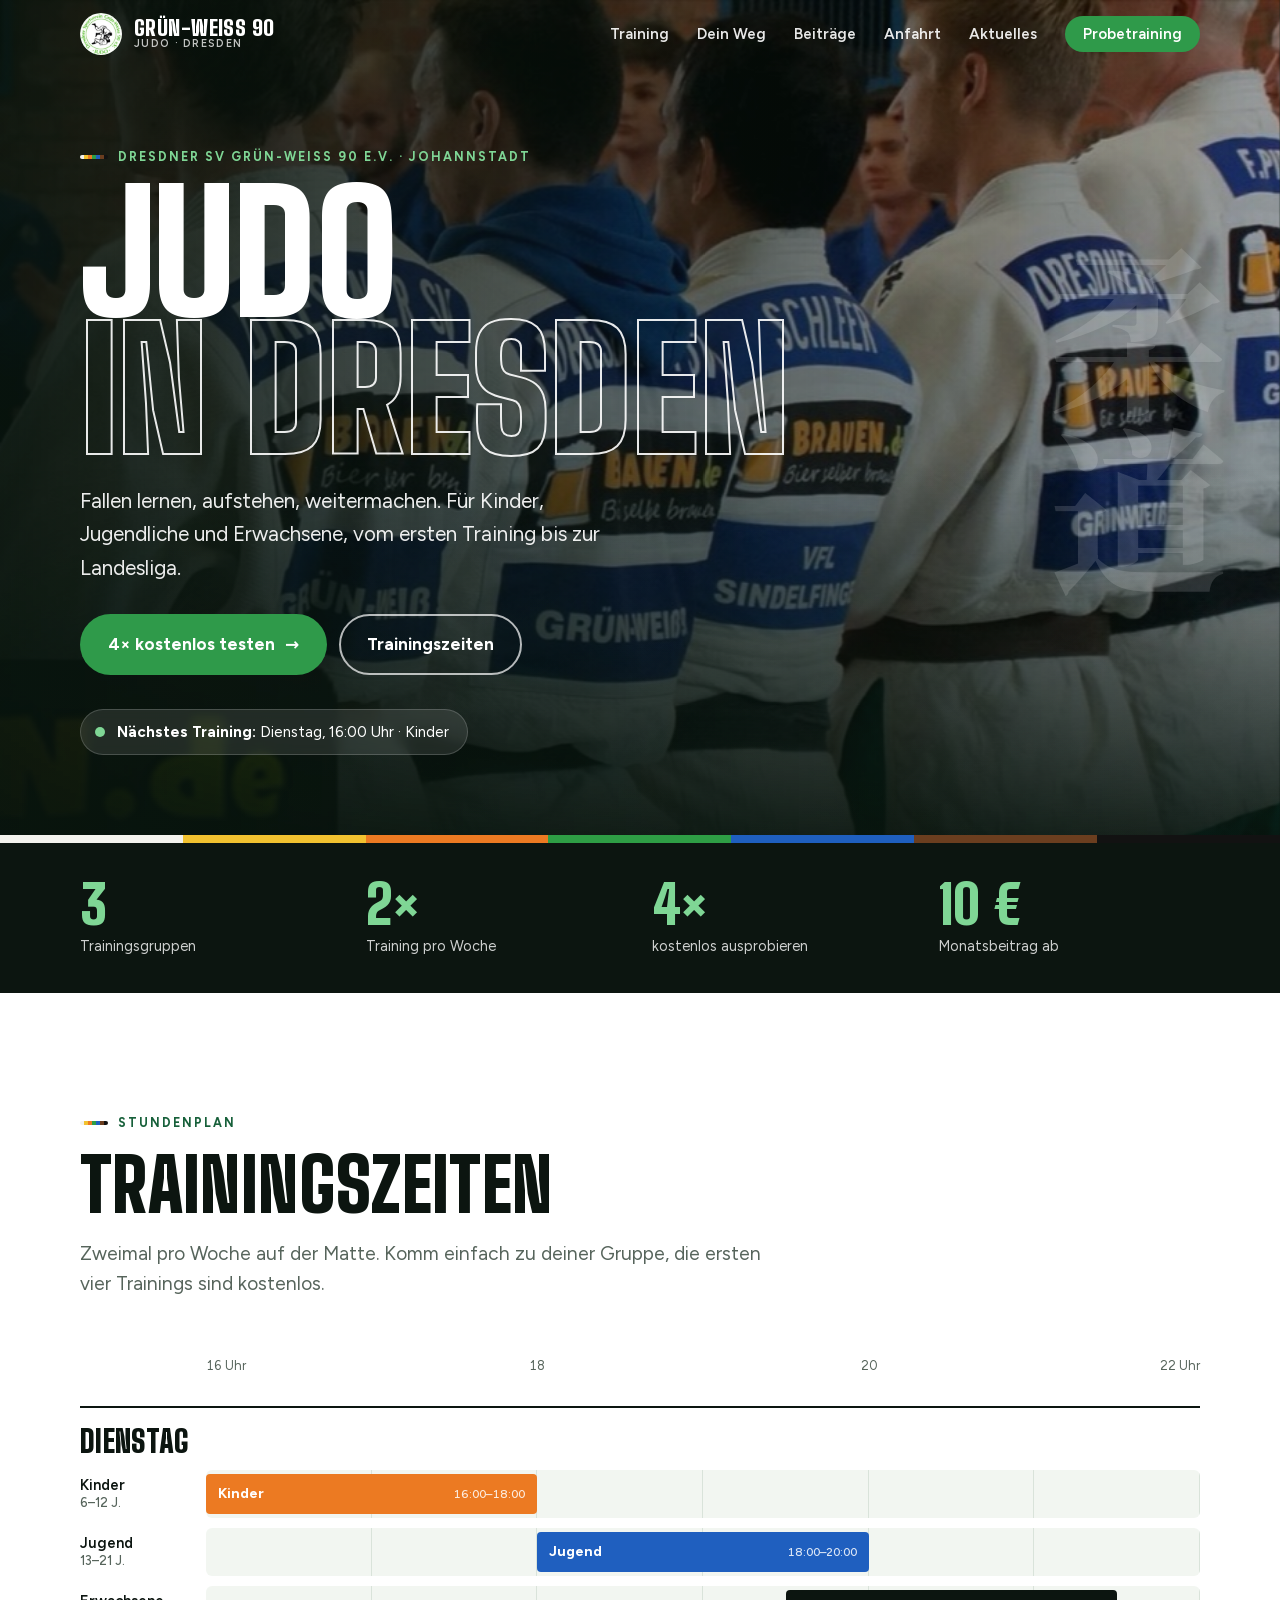
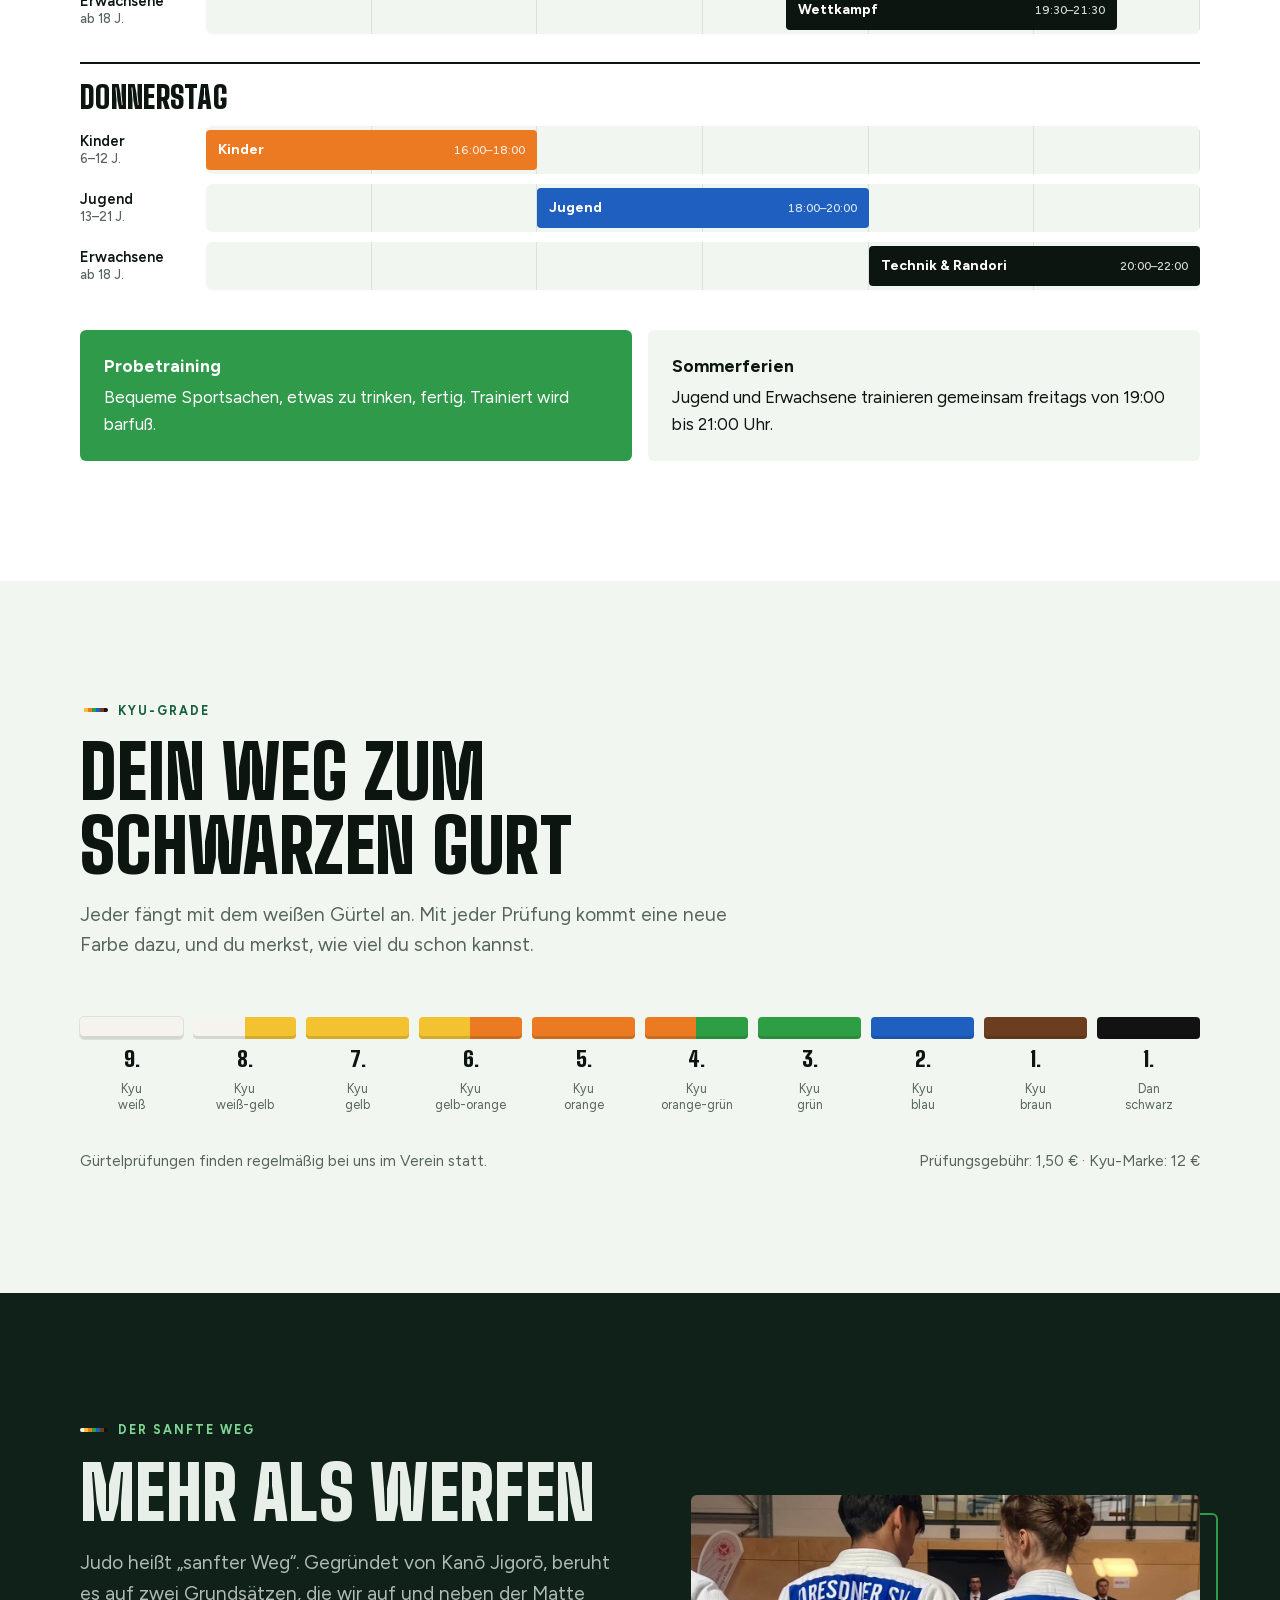
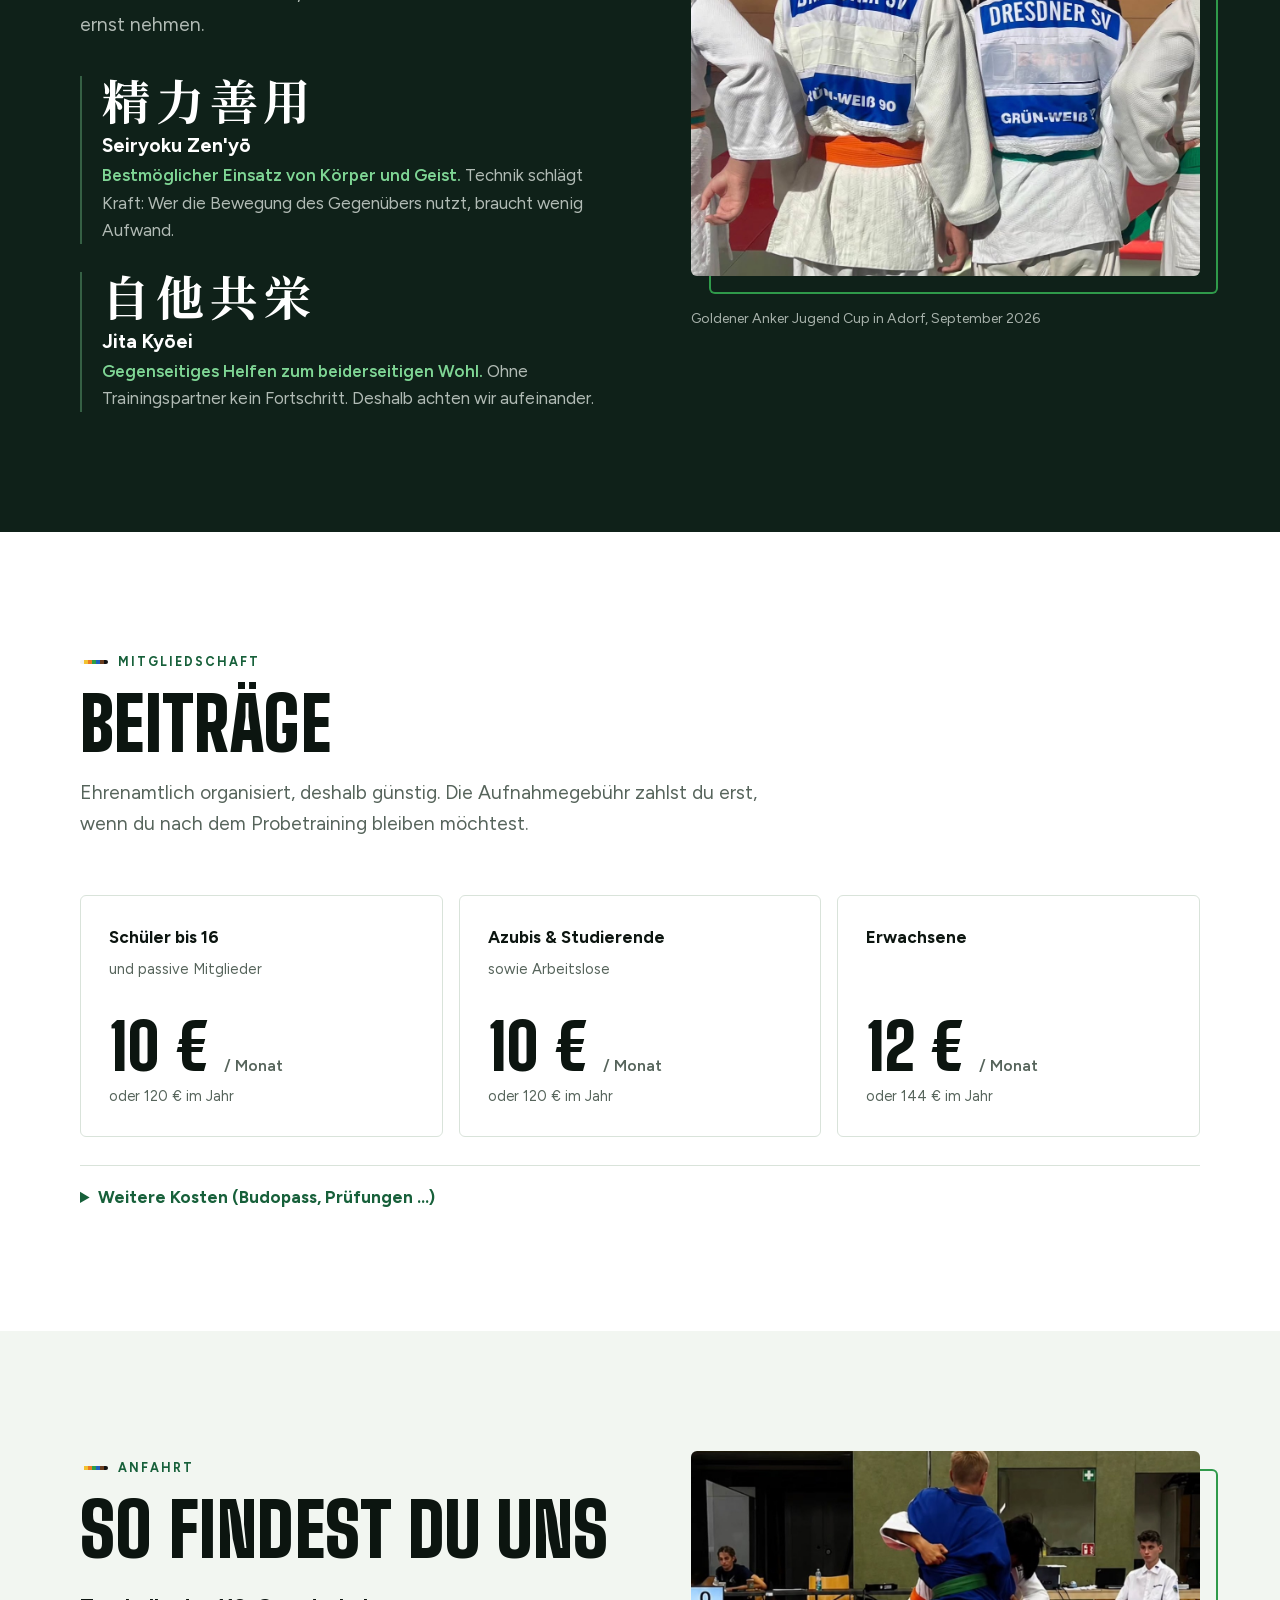
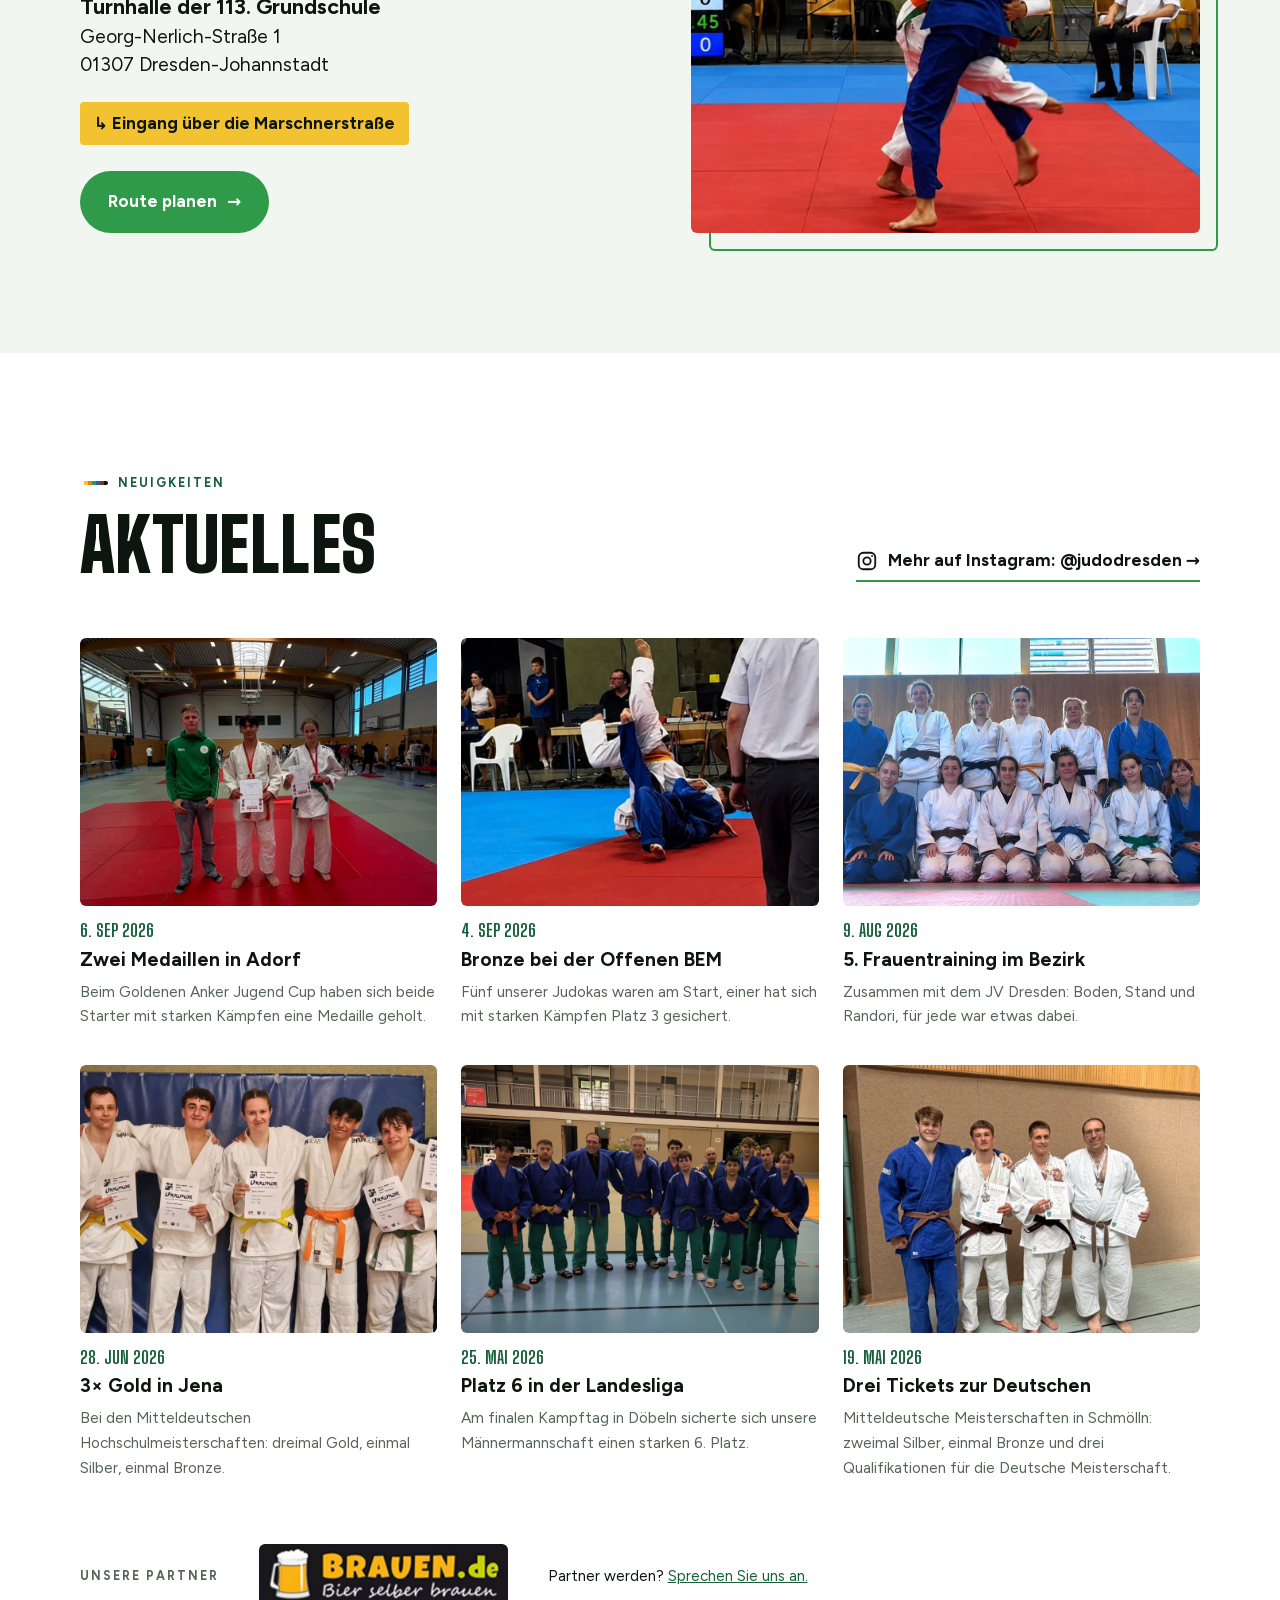
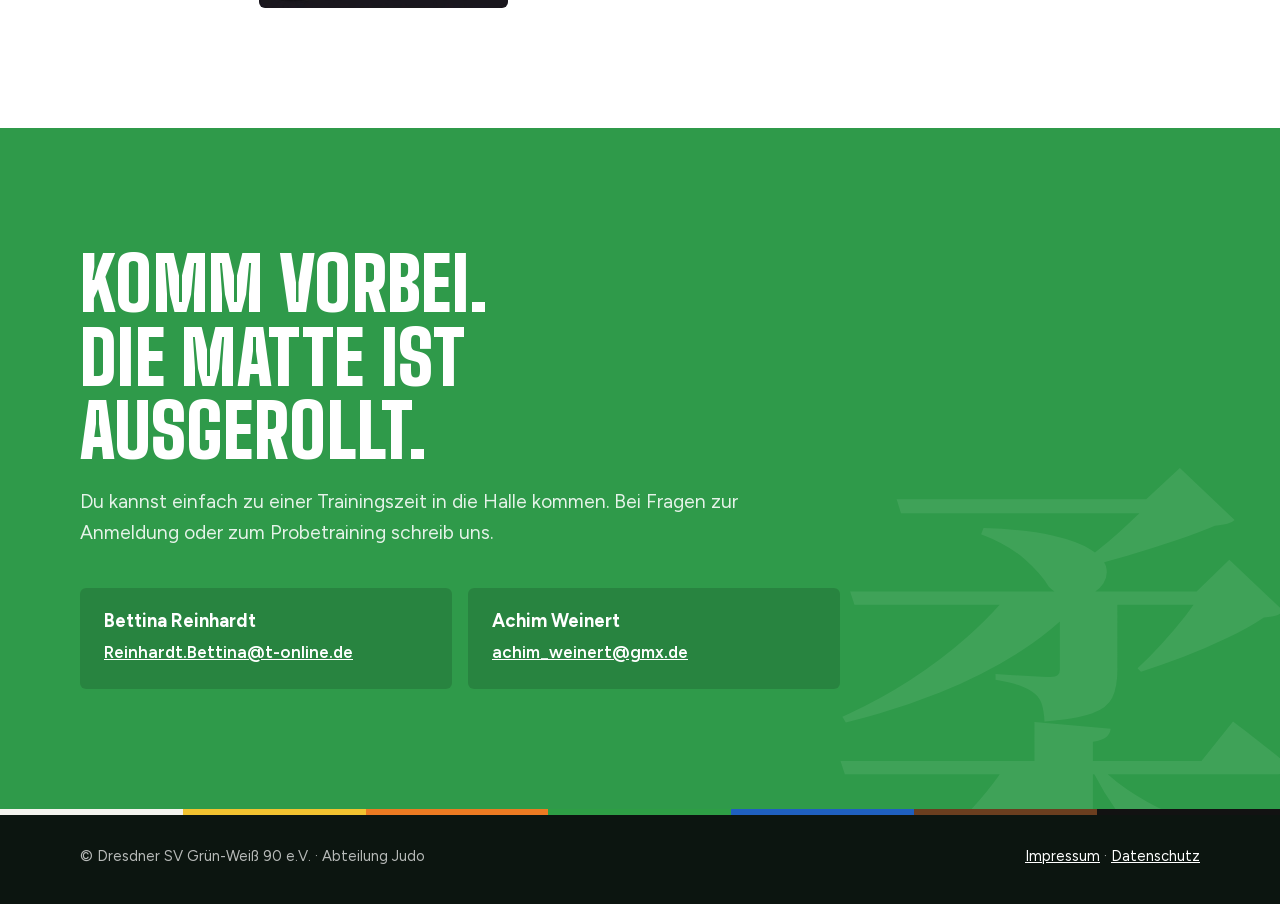
<file: index.html>
<!DOCTYPE html>
<html lang="de">
<head>
  <meta charset="utf-8">
  <meta name="viewport" content="width=device-width, initial-scale=1, viewport-fit=cover">
  <title>Judo in Dresden – Dresdner SV Grün-Weiß 90 e.V.</title>
  <meta name="description" content="Judo für Kinder, Jugendliche und Erwachsene in Dresden-Johannstadt. Training dienstags und donnerstags, 4× kostenloses Probetraining.">
  <meta name="theme-color" content="#0c1510">
  <!-- Vorschau: vor dem Livegang auf gw-dd-judo.de entfernen -->
  <meta name="robots" content="noindex">
  <link rel="icon" href="img/logo.jpg">
  <link rel="preload" href="fonts/big-shoulders.woff2" as="font" type="font/woff2" crossorigin>
  <link rel="stylesheet" href="style.css">
</head>
<body>

<!-- ==================== NAVIGATION ==================== -->
<nav class="nav">
  <div class="wrap">
    <a class="brand" href="#top"><img src="img/logo.jpg" alt=""><span>Grün-Weiß 90<small>Judo · Dresden</small></span></a>
    <button class="nav-toggle" aria-label="Menü öffnen" onclick="document.querySelector('.nav ul').classList.toggle('open')">☰</button>
    <ul onclick="this.classList.remove('open')">
      <li><a href="#training">Training</a></li>
      <li><a href="#weg">Dein Weg</a></li>
      <li><a href="#beitraege">Beiträge</a></li>
      <li><a href="#anfahrt">Anfahrt</a></li>
      <li><a href="#aktuelles">Aktuelles</a></li>
      <li class="cta"><a href="#kontakt">Probetraining</a></li>
    </ul>
  </div>
</nav>

<!-- ==================== HERO ==================== -->
<header class="hero" id="top">
  <div class="hero-bg" aria-hidden="true"></div>
  <div class="kanji-v" aria-hidden="true">柔道</div>
  <div class="wrap rise">
    <span class="eyebrow">Dresdner SV Grün-Weiß 90 e.V. · Johannstadt</span>
    <h1>Judo<br><span class="outline">in Dresden</span></h1>
    <p class="intro">Fallen lernen, aufstehen, weitermachen. Für Kinder, Jugendliche und Erwachsene, vom ersten Training bis zur Landesliga.</p>
    <div class="actions">
      <a class="btn" href="#kontakt">4× kostenlos testen <span class="arrow">→</span></a>
      <a class="btn ghost" href="#training">Trainingszeiten</a>
    </div>
    <!-- wird automatisch aus dem Stundenplan unten berechnet -->
    <div class="next" id="next" hidden><span class="dot"></span><span id="next-text"></span></div>
  </div>
  <div class="belt-stripe" aria-hidden="true"></div>
</header>

<!-- ==================== KENNZAHLEN ==================== -->
<div class="facts">
  <div class="wrap">
    <div class="fact"><b>3</b><span>Trainingsgruppen</span></div>
    <div class="fact"><b>2×</b><span>Training pro Woche</span></div>
    <div class="fact"><b>4×</b><span>kostenlos ausprobieren</span></div>
    <div class="fact"><b>10 €</b><span>Monatsbeitrag ab</span></div>
  </div>
</div>

<!-- ==================== TRAINING ====================
     Zeiten ändern: data-start / data-end anpassen UND den sichtbaren Text im <small>.
     Die Balken und die Anzeige "Nächstes Training" oben berechnen sich daraus automatisch. -->
<section id="training">
  <div class="wrap">
    <div class="head">
      <span class="eyebrow">Stundenplan</span>
      <h2>Trainingszeiten</h2>
      <p class="lead">Zweimal pro Woche auf der Matte. Komm einfach zu deiner Gruppe, die ersten vier Trainings sind kostenlos.</p>
    </div>

    <div class="timetable">
      <div class="tt-scale">
        <span></span>
        <div class="tt-hours"><span style="left:0">16 Uhr</span><span style="left:33.33%">18</span><span style="left:66.66%">20</span><span style="left:100%">22 Uhr</span></div>
      </div>

      <div class="tt-day" data-day="2">
        <h3>Dienstag</h3>
        <div class="tt-lane"><span>Kinder<em>6–12 J.</em></span><div class="tt-track"><div class="slot kids" data-group="Kinder" data-start="16:00" data-end="18:00"><b>Kinder</b> <i>6–12 J.</i> <small>16:00–18:00</small></div></div></div>
        <div class="tt-lane"><span>Jugend<em>13–21 J.</em></span><div class="tt-track"><div class="slot youth" data-group="Jugend" data-start="18:00" data-end="20:00"><b>Jugend</b> <i>13–21 J.</i> <small>18:00–20:00</small></div></div></div>
        <div class="tt-lane"><span>Erwachsene<em>ab 18 J.</em></span><div class="tt-track"><div class="slot adults" data-group="Erwachsene" data-start="19:30" data-end="21:30"><b>Erwachsene</b> <i>Wettkampf</i> <small>19:30–21:30</small></div></div></div>
      </div>

      <div class="tt-day" data-day="4">
        <h3>Donnerstag</h3>
        <div class="tt-lane"><span>Kinder<em>6–12 J.</em></span><div class="tt-track"><div class="slot kids" data-group="Kinder" data-start="16:00" data-end="18:00"><b>Kinder</b> <i>6–12 J.</i> <small>16:00–18:00</small></div></div></div>
        <div class="tt-lane"><span>Jugend<em>13–21 J.</em></span><div class="tt-track"><div class="slot youth" data-group="Jugend" data-start="18:00" data-end="20:00"><b>Jugend</b> <i>13–21 J.</i> <small>18:00–20:00</small></div></div></div>
        <div class="tt-lane"><span>Erwachsene<em>ab 18 J.</em></span><div class="tt-track"><div class="slot adults" data-group="Erwachsene" data-start="20:00" data-end="22:00"><b>Erwachsene</b> <i>Technik &amp; Randori</i> <small>20:00–22:00</small></div></div></div>
      </div>
    </div>

    <div class="callouts">
      <div class="callout strong"><b>Probetraining</b><p>Bequeme Sportsachen, etwas zu trinken, fertig. Trainiert wird barfuß.</p></div>
      <div class="callout"><b>Sommerferien</b><p>Jugend und Erwachsene trainieren gemeinsam freitags von 19:00 bis 21:00 Uhr.</p></div>
    </div>
  </div>
</section>

<!-- ==================== DEIN WEG (Gürtel) ==================== -->
<section class="path" id="weg">
  <div class="wrap">
    <div class="head">
      <span class="eyebrow">Kyu-Grade</span>
      <h2>Dein Weg zum schwarzen Gurt</h2>
      <p class="lead">Jeder fängt mit dem weißen Gürtel an. Mit jeder Prüfung kommt eine neue Farbe dazu, und du merkst, wie viel du schon kannst.</p>
    </div>
    <ol class="belts">
      <li class="belt"><i style="--c1:var(--b-white)"></i><b>9.</b><span>Kyu<br>weiß</span></li>
      <li class="belt"><i class="split" style="--c1:var(--b-white);--c2:var(--b-yellow)"></i><b>8.</b><span>Kyu<br>weiß-gelb</span></li>
      <li class="belt"><i style="--c1:var(--b-yellow)"></i><b>7.</b><span>Kyu<br>gelb</span></li>
      <li class="belt"><i class="split" style="--c1:var(--b-yellow);--c2:var(--b-orange)"></i><b>6.</b><span>Kyu<br>gelb-orange</span></li>
      <li class="belt"><i style="--c1:var(--b-orange)"></i><b>5.</b><span>Kyu<br>orange</span></li>
      <li class="belt"><i class="split" style="--c1:var(--b-orange);--c2:var(--b-green)"></i><b>4.</b><span>Kyu<br>orange-grün</span></li>
      <li class="belt"><i style="--c1:var(--b-green)"></i><b>3.</b><span>Kyu<br>grün</span></li>
      <li class="belt"><i style="--c1:var(--b-blue)"></i><b>2.</b><span>Kyu<br>blau</span></li>
      <li class="belt"><i style="--c1:var(--b-brown)"></i><b>1.</b><span>Kyu<br>braun</span></li>
      <li class="belt"><i style="--c1:var(--b-black)"></i><b>1.</b><span>Dan<br>schwarz</span></li>
    </ol>
    <div class="path-foot">
      <span>Gürtelprüfungen finden regelmäßig bei uns im Verein statt.</span>
      <span>Prüfungsgebühr: 1,50 € · Kyu-Marke: 12 €</span>
    </div>
  </div>
</section>

<!-- ==================== PHILOSOPHIE ==================== -->
<section class="dark">
  <div class="wrap split-2">
    <div>
      <span class="eyebrow">Der sanfte Weg</span>
      <h2 style="margin-top:16px">Mehr als Werfen</h2>
      <p class="lead" style="margin-top:18px">Judo heißt „sanfter Weg“. Gegründet von Kanō Jigorō, beruht es auf zwei Grundsätzen, die wir auf und neben der Matte ernst nehmen.</p>
      <div class="principles">
        <div class="principle">
          <span class="jp" lang="ja">精力善用</span>
          <div><h3>Seiryoku Zen'yō</h3><p><em>Bestmöglicher Einsatz von Körper und Geist.</em> Technik schlägt Kraft: Wer die Bewegung des Gegenübers nutzt, braucht wenig Aufwand.</p></div>
        </div>
        <div class="principle">
          <span class="jp" lang="ja">自他共栄</span>
          <div><h3>Jita Kyōei</h3><p><em>Gegenseitiges Helfen zum beiderseitigen Wohl.</em> Ohne Trainingspartner kein Fortschritt. Deshalb achten wir aufeinander.</p></div>
        </div>
      </div>
    </div>
    <figure class="photo-frame" style="margin:0">
      <img src="img/team-ruecken.jpg" alt="Zwei Judokas von hinten, auf den Rücken steht „Dresdner SV Grün-Weiß 90“" loading="lazy" style="object-position:50% 30%">
      <figcaption>Goldener Anker Jugend Cup in Adorf, September 2026</figcaption>
    </figure>
  </div>
</section>

<!-- ==================== BEITRÄGE ==================== -->
<section id="beitraege">
  <div class="wrap">
    <div class="head">
      <span class="eyebrow">Mitgliedschaft</span>
      <h2>Beiträge</h2>
      <p class="lead">Ehrenamtlich organisiert, deshalb günstig. Die Aufnahmegebühr zahlst du erst, wenn du nach dem Probetraining bleiben möchtest.</p>
    </div>
    <div class="prices">
      <div class="price"><span class="who">Schüler bis 16</span><span class="sub">und passive Mitglieder</span><span class="amt">10 € <small>/ Monat</small></span><span class="year">oder 120 € im Jahr</span></div>
      <div class="price"><span class="who">Azubis &amp; Studierende</span><span class="sub">sowie Arbeitslose</span><span class="amt">10 € <small>/ Monat</small></span><span class="year">oder 120 € im Jahr</span></div>
      <div class="price"><span class="who">Erwachsene</span><span class="sub">&nbsp;</span><span class="amt">12 € <small>/ Monat</small></span><span class="year">oder 144 € im Jahr</span></div>
    </div>
    <details class="extra">
      <summary>Weitere Kosten (Budopass, Prüfungen …)</summary>
      <table>
        <tr><td>Aufnahmegebühr (nach dem Probetraining)</td><td class="num">3,00 €</td></tr>
        <tr><td>Budopass</td><td class="num">10,00 €</td></tr>
        <tr><td>Jahressichtmarke</td><td class="num">18,00 €</td></tr>
        <tr><td>Kyu-Marke</td><td class="num">12,00 €</td></tr>
        <tr><td>Kyu-Prüfungsgebühr</td><td class="num">1,50 €</td></tr>
        <tr><td>Zwischengürtel (gestreift)</td><td class="num">1,50 €</td></tr>
      </table>
    </details>
  </div>
</section>

<!-- ==================== ANFAHRT ==================== -->
<section class="place" id="anfahrt">
  <div class="wrap split-2">
    <div>
      <span class="eyebrow">Anfahrt</span>
      <h2 style="margin-top:16px">So findest du uns</h2>
      <p class="address"><b>Turnhalle der 113. Grundschule</b><br>Georg-Nerlich-Straße 1<br>01307 Dresden-Johannstadt</p>
      <div class="entry">↳ Eingang über die Marschnerstraße</div>
      <div><a class="btn" href="https://www.openstreetmap.org/search?query=Georg-Nerlich-Stra%C3%9Fe%201%2C%2001307%20Dresden" target="_blank" rel="noopener">Route planen <span class="arrow">→</span></a></div>
    </div>
    <figure class="photo-frame" style="margin:0">
      <img src="img/kampf.jpg" alt="Wurfansatz im Wettkampf auf der Matte" loading="lazy">
    </figure>
  </div>
</section>

<!-- ==================== AKTUELLES & PARTNER ====================
     Neue Meldung (z. B. nach einem Instagram-Post):
       1. Bild nach img/news/ legen (ca. 900 px breit)
       2. einen <article class="post">…</article>-Block kopieren, oben einfügen und anpassen
          (Link zum Instagram-Beitrag, Bild, Datum, Überschrift, 1–2 Sätze)
       3. den untersten Block löschen, damit es 6 bleiben -->
<section id="aktuelles">
  <div class="wrap">
    <div class="head-row">
      <div class="head">
        <span class="eyebrow">Neuigkeiten</span>
        <h2>Aktuelles</h2>
      </div>
      <a class="insta-handle" href="https://www.instagram.com/judodresden/" target="_blank" rel="noopener">
        <svg viewBox="0 0 24 24" fill="none" stroke="currentColor" stroke-width="2" aria-hidden="true"><rect x="3" y="3" width="18" height="18" rx="5"/><circle cx="12" cy="12" r="4"/><circle cx="17.5" cy="6.5" r="1" fill="currentColor" stroke="none"/></svg>
        Mehr auf Instagram: @judodresden →
      </a>
    </div>

    <div class="posts">
      <article class="post">
        <a href="https://www.instagram.com/p/Dc82g9wiF54/" target="_blank" rel="noopener">
          <img src="img/news/2026-09-06_adorf.jpg" alt="Zwei Judokas mit Medaillen und Urkunden, daneben ihr Trainer" loading="lazy">
          <time datetime="2026-09-06">6. Sep 2026</time>
          <h3>Zwei Medaillen in Adorf</h3>
          <p>Beim Goldenen Anker Jugend Cup haben sich beide Starter mit starken Kämpfen eine Medaille geholt.</p>
        </a>
      </article>
      <article class="post">
        <a href="https://www.instagram.com/p/Dc34CuICNj8/" target="_blank" rel="noopener">
          <img src="img/news/2026-09-04_bem.jpg" alt="Ein Wurf im Wettkampf, der Gegner landet auf dem Rücken" loading="lazy">
          <time datetime="2026-09-04">4. Sep 2026</time>
          <h3>Bronze bei der Offenen BEM</h3>
          <p>Fünf unserer Judokas waren am Start, einer hat sich mit starken Kämpfen Platz 3 gesichert.</p>
        </a>
      </article>
      <article class="post">
        <a href="https://www.instagram.com/p/Db0ZUihiKb7/" target="_blank" rel="noopener">
          <img src="img/news/2026-08-09_frauentraining.jpg" alt="Gruppenfoto der Teilnehmerinnen des Frauentrainings" loading="lazy">
          <time datetime="2026-08-09">9. Aug 2026</time>
          <h3>5. Frauentraining im Bezirk</h3>
          <p>Zusammen mit dem JV Dresden: Boden, Stand und Randori, für jede war etwas dabei.</p>
        </a>
      </article>
      <article class="post">
        <a href="https://www.instagram.com/p/DaJJGm7CP0Z/" target="_blank" rel="noopener">
          <img src="img/news/2026-06-28_jena.jpg" alt="Fünf Judokas mit Urkunden" loading="lazy">
          <time datetime="2026-06-28">28. Jun 2026</time>
          <h3>3× Gold in Jena</h3>
          <p>Bei den Mitteldeutschen Hochschulmeisterschaften: dreimal Gold, einmal Silber, einmal Bronze.</p>
        </a>
      </article>
      <article class="post">
        <a href="https://www.instagram.com/p/DYxldeMiMNy/" target="_blank" rel="noopener">
          <img src="img/news/2026-05-25_landesliga.jpg" alt="Die Männermannschaft in blauen Judoanzügen" loading="lazy">
          <time datetime="2026-05-25">25. Mai 2026</time>
          <h3>Platz 6 in der Landesliga</h3>
          <p>Am finalen Kampftag in Döbeln sicherte sich unsere Männermannschaft einen starken 6. Platz.</p>
        </a>
      </article>
      <article class="post">
        <a href="https://www.instagram.com/p/DYjGz-no6Dq/" target="_blank" rel="noopener">
          <img src="img/news/2026-05-19_schmoelln.jpg" alt="Vier Judokas mit Medaillen und Urkunden" loading="lazy">
          <time datetime="2026-05-19">19. Mai 2026</time>
          <h3>Drei Tickets zur Deutschen</h3>
          <p>Mitteldeutsche Meisterschaften in Schmölln: zweimal Silber, einmal Bronze und drei Qualifikationen für die Deutsche Meisterschaft.</p>
        </a>
      </article>
    </div>

    <div class="partners">
      <span class="label">Unsere Partner</span>
      <a href="https://www.brauen.de" target="_blank" rel="noopener"><img src="img/sponsor-brauen.jpg" alt="BRAUEN.de – Bier selber brauen"></a>
      <span class="join">Partner werden? <a href="#kontakt">Sprechen Sie uns an.</a></span>
    </div>
  </div>
</section>

<!-- ==================== KONTAKT ==================== -->
<section class="contact" id="kontakt">
  <div class="wrap">
    <h2>Komm vorbei. Die Matte ist ausgerollt.</h2>
    <p class="lead">Du kannst einfach zu einer Trainingszeit in die Halle kommen. Bei Fragen zur Anmeldung oder zum Probetraining schreib uns.</p>
    <div class="people">
      <div class="person"><h3>Bettina Reinhardt</h3><a href="mailto:Reinhardt.Bettina@t-online.de">Reinhardt.Bettina@t-online.de</a></div>
      <div class="person"><h3>Achim Weinert</h3><a href="mailto:achim_weinert@gmx.de">achim_weinert@gmx.de</a></div>
    </div>
  </div>
</section>

<footer>
  <div class="wrap">
    <span>© Dresdner SV Grün-Weiß 90 e.V. · Abteilung Judo</span>
    <span><a href="impressum.html">Impressum</a> · <a href="datenschutz.html">Datenschutz</a></span>
  </div>
</footer>

<script>
  // Navigation: nach dem Scrollen dunkel hinterlegen
  const nav = document.querySelector('.nav');
  const onScroll = () => nav.classList.toggle('solid', scrollY > 40);
  addEventListener('scroll', onScroll, { passive: true }); onScroll();

  // Stundenplan: Balken positionieren (Skala 16–22 Uhr)
  const FROM = 16, TO = 22;
  const hours = t => { const [h, m] = t.split(':').map(Number); return h + m / 60; };
  const slots = [...document.querySelectorAll('.slot')].map(el => {
    const s = hours(el.dataset.start), e = hours(el.dataset.end);
    el.style.left = (s - FROM) / (TO - FROM) * 100 + '%';
    el.style.width = (e - s) / (TO - FROM) * 100 + '%';
    return { el, day: +el.closest('.tt-day').dataset.day, s, e, group: el.dataset.group, start: el.dataset.start, end: el.dataset.end };
  });

  // "Heute" markieren und nächstes Training anzeigen
  const now = new Date(), today = now.getDay(), nowH = now.getHours() + now.getMinutes() / 60;
  document.querySelectorAll('.tt-day').forEach(d => d.classList.toggle('today', +d.dataset.day === today));
  const DAYS = ['Sonntag', 'Montag', 'Dienstag', 'Mittwoch', 'Donnerstag', 'Freitag', 'Samstag'];
  let text = '';
  const running = slots.find(x => x.day === today && nowH >= x.s && nowH < x.e);
  if (running) {
    running.el.classList.add('now');
    text = `<b>Läuft gerade:</b> ${running.group} bis ${running.end} Uhr`;
  } else {
    for (let i = 0; i < 7 && !text; i++) {
      const d = (today + i) % 7;
      const next = slots.filter(x => x.day === d && (i > 0 || x.s > nowH)).sort((a, b) => a.s - b.s)[0];
      if (next) {
        const when = i === 0 ? 'heute' : i === 1 ? 'morgen' : DAYS[d];
        text = `<b>Nächstes Training:</b> ${when}, ${next.start} Uhr · ${next.group}`;
      }
    }
  }
  if (text) { document.getElementById('next-text').innerHTML = text; document.getElementById('next').hidden = false; }
</script>
</body>
</html>
</file>
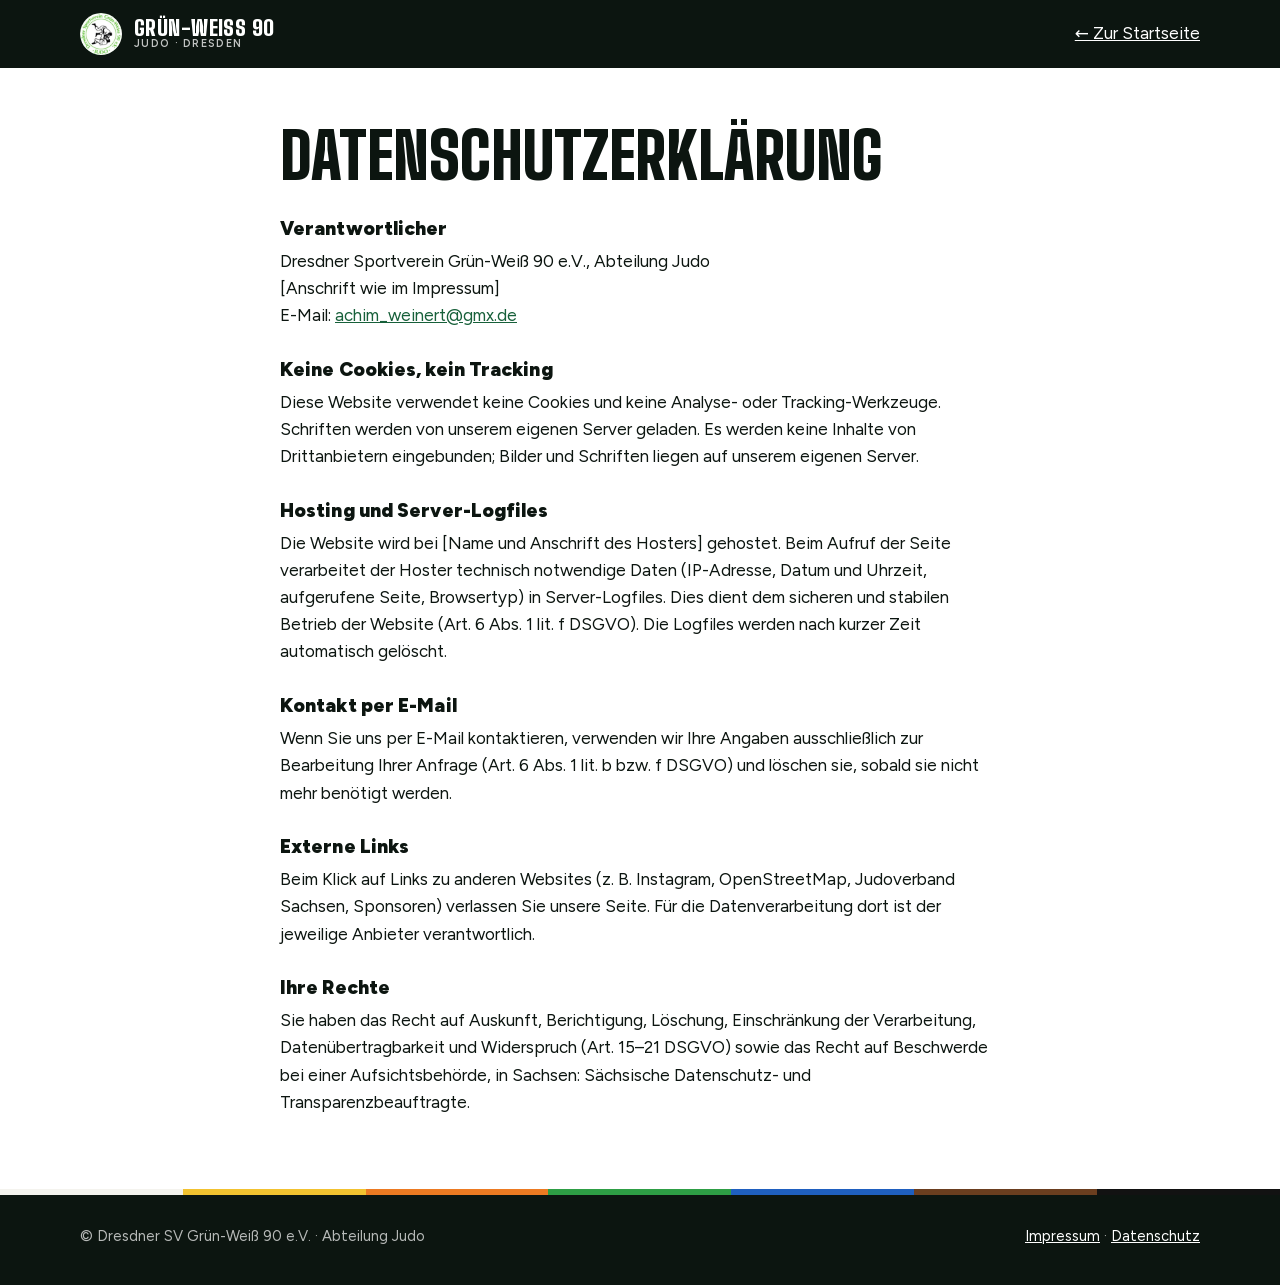
<file: datenschutz.html>
<!DOCTYPE html>
<html lang="de">
<head>
  <meta charset="utf-8">
  <meta name="viewport" content="width=device-width, initial-scale=1">
  <title>Datenschutz – Judo Grün-Weiß 90 Dresden</title>
  <meta name="robots" content="noindex">
  <link rel="icon" href="img/logo.jpg">
  <link rel="stylesheet" href="style.css">
</head>
<body>
<nav class="nav sub">
  <div class="wrap">
    <a class="brand" href="index.html"><img src="img/logo.jpg" alt=""><span>Grün-Weiß 90<small>Judo · Dresden</small></span></a>
    <a href="index.html" style="color:#fff">← Zur Startseite</a>
  </div>
</nav>

<!-- ENTWURF: vor Veröffentlichung prüfen und Hoster eintragen.
     Die Seite setzt keine Cookies, nutzt kein Tracking und lädt keine externen Schriften/Karten.
     Solange das so bleibt, reicht diese kurze Erklärung in der Regel aus. -->
<main class="wrap page">
  <h1>Datenschutzerklärung</h1>

  <h2>Verantwortlicher</h2>
  <p>Dresdner Sportverein Grün-Weiß 90 e.V., Abteilung Judo<br>
    [Anschrift wie im Impressum]<br>
    E-Mail: <a href="mailto:achim_weinert@gmx.de">achim_weinert@gmx.de</a></p>

  <h2>Keine Cookies, kein Tracking</h2>
  <p>Diese Website verwendet keine Cookies und keine Analyse- oder Tracking-Werkzeuge. Schriften werden von unserem eigenen Server geladen. Es werden keine Inhalte von Drittanbietern eingebunden; Bilder und Schriften liegen auf unserem eigenen Server.</p>

  <h2>Hosting und Server-Logfiles</h2>
  <p>Die Website wird bei [Name und Anschrift des Hosters] gehostet. Beim Aufruf der Seite verarbeitet der Hoster technisch notwendige Daten (IP-Adresse, Datum und Uhrzeit, aufgerufene Seite, Browsertyp) in Server-Logfiles. Dies dient dem sicheren und stabilen Betrieb der Website (Art. 6 Abs. 1 lit. f DSGVO). Die Logfiles werden nach kurzer Zeit automatisch gelöscht.</p>

  <h2>Kontakt per E-Mail</h2>
  <p>Wenn Sie uns per E-Mail kontaktieren, verwenden wir Ihre Angaben ausschließlich zur Bearbeitung Ihrer Anfrage (Art. 6 Abs. 1 lit. b bzw. f DSGVO) und löschen sie, sobald sie nicht mehr benötigt werden.</p>

  <h2>Externe Links</h2>
  <p>Beim Klick auf Links zu anderen Websites (z. B. Instagram, OpenStreetMap, Judoverband Sachsen, Sponsoren) verlassen Sie unsere Seite. Für die Datenverarbeitung dort ist der jeweilige Anbieter verantwortlich.</p>

  <h2>Ihre Rechte</h2>
  <p>Sie haben das Recht auf Auskunft, Berichtigung, Löschung, Einschränkung der Verarbeitung, Datenübertragbarkeit und Widerspruch (Art. 15–21 DSGVO) sowie das Recht auf Beschwerde bei einer Aufsichtsbehörde, in Sachsen: Sächsische Datenschutz- und Transparenzbeauftragte.</p>
</main>

<footer>
  <div class="wrap">
    <span>© Dresdner SV Grün-Weiß 90 e.V. · Abteilung Judo</span>
    <span><a href="impressum.html">Impressum</a> · <a href="datenschutz.html">Datenschutz</a></span>
  </div>
</footer>
</body>
</html>
</file>
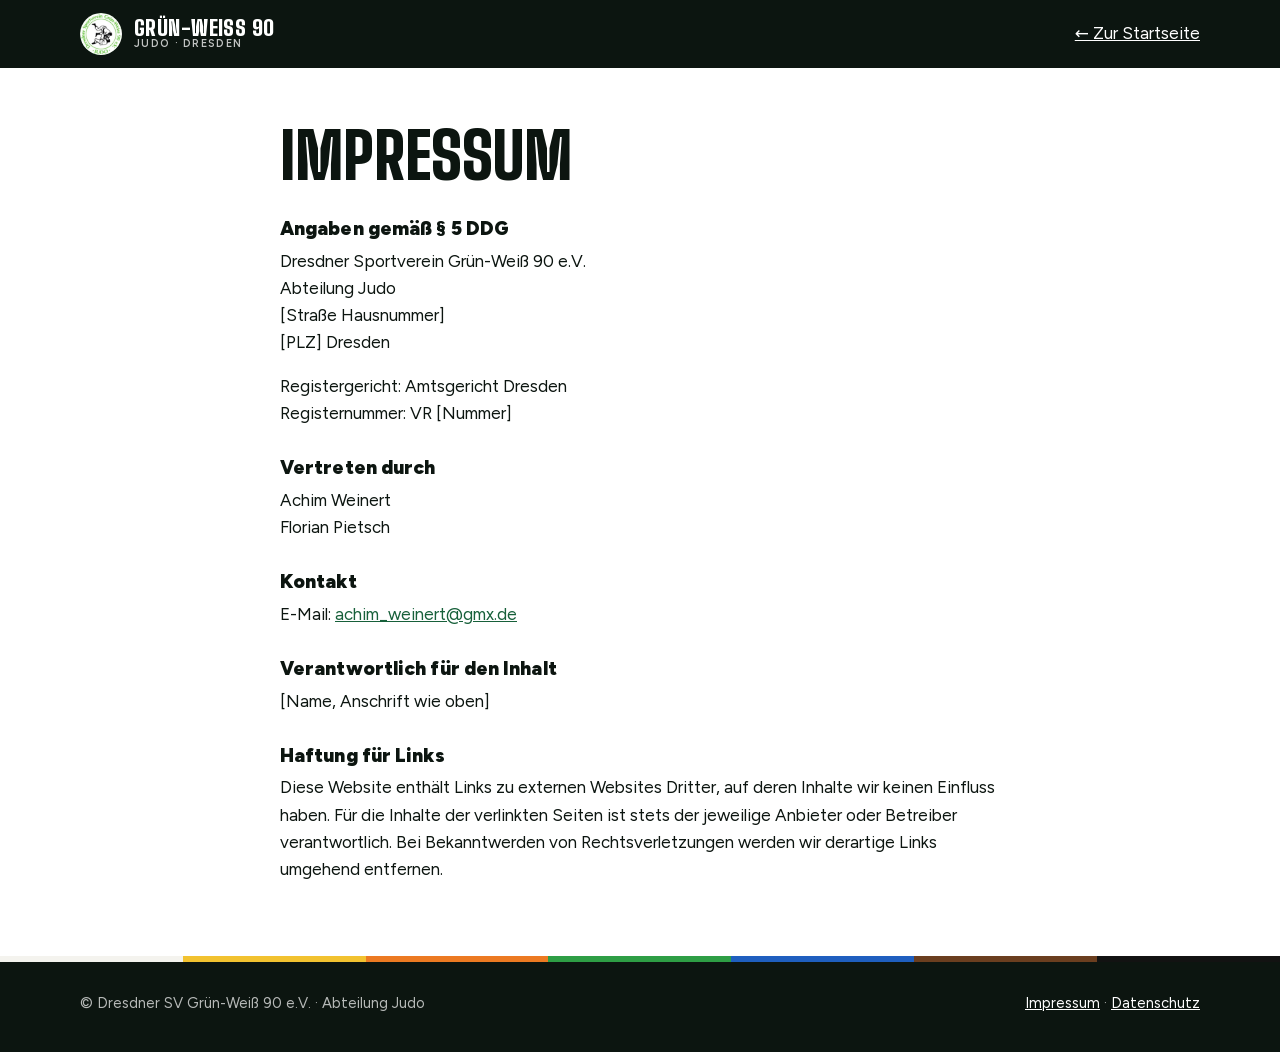
<file: impressum.html>
<!DOCTYPE html>
<html lang="de">
<head>
  <meta charset="utf-8">
  <meta name="viewport" content="width=device-width, initial-scale=1">
  <title>Impressum – Judo Grün-Weiß 90 Dresden</title>
  <meta name="robots" content="noindex">
  <link rel="icon" href="img/logo.jpg">
  <link rel="stylesheet" href="style.css">
</head>
<body>
<nav class="nav sub">
  <div class="wrap">
    <a class="brand" href="index.html"><img src="img/logo.jpg" alt=""><span>Grün-Weiß 90<small>Judo · Dresden</small></span></a>
    <a href="index.html" style="color:#fff">← Zur Startseite</a>
  </div>
</nav>

<main class="wrap page">
  <h1>Impressum</h1>

  <h2>Angaben gemäß § 5 DDG</h2>
  <p>Dresdner Sportverein Grün-Weiß 90 e.V.<br>
    Abteilung Judo<br>
    <!-- TODO: Vereinsanschrift (Pflichtangabe!) -->
    [Straße Hausnummer]<br>
    [PLZ] Dresden</p>

  <!-- TODO: Registergericht und Vereinsregisternummer ergänzen -->
  <p>Registergericht: Amtsgericht Dresden<br>
    Registernummer: VR [Nummer]</p>

  <h2>Vertreten durch</h2>
  <p>Achim Weinert<br>Florian Pietsch</p>

  <h2>Kontakt</h2>
  <p>E-Mail: <a href="mailto:achim_weinert@gmx.de">achim_weinert@gmx.de</a></p>

  <h2>Verantwortlich für den Inhalt</h2>
  <p>[Name, Anschrift wie oben]</p>

  <h2>Haftung für Links</h2>
  <p>Diese Website enthält Links zu externen Websites Dritter, auf deren Inhalte wir keinen Einfluss haben. Für die Inhalte der verlinkten Seiten ist stets der jeweilige Anbieter oder Betreiber verantwortlich. Bei Bekanntwerden von Rechtsverletzungen werden wir derartige Links umgehend entfernen.</p>
</main>

<footer>
  <div class="wrap">
    <span>© Dresdner SV Grün-Weiß 90 e.V. · Abteilung Judo</span>
    <span><a href="impressum.html">Impressum</a> · <a href="datenschutz.html">Datenschutz</a></span>
  </div>
</footer>
</body>
</html>
</file>
<file: style.css>
/* ==========================================================
   Schriften (lokal gehostet, keine Verbindung zu Google)
   ========================================================== */
@font-face { font-family: "Big Shoulders Display"; src: url("fonts/big-shoulders.woff2") format("woff2"); font-weight: 100 900; font-display: swap; }
@font-face { font-family: "Figtree"; src: url("fonts/figtree.woff2") format("woff2"); font-weight: 300 900; font-display: swap; }
@font-face { font-family: "Noto Serif JP"; src: url("fonts/noto-serif-jp-kanji.woff2") format("woff2"); font-weight: 700; font-display: swap; }

/* ==========================================================
   Farben & Grundwerte – hier zentral anpassbar
   ========================================================== */
:root {
  --ink: #0c1510;          /* Text */
  --night: #0f2119;        /* dunkle Abschnitte */
  --green: #2f9a4a;        /* Vereinsgrün (Logo) */
  --green-deep: #17603a;
  --green-glow: #7fd695;   /* Grün auf dunklem Grund */
  --paper: #f2f6f1;        /* heller Wechselgrund */
  --white: #ffffff;
  --muted: #56645b;
  --line: #d9e3da;

  /* Gürtelfarben */
  --b-white: #f4f3ee; --b-yellow: #f2c230; --b-orange: #ec7a22;
  --b-green: #2e9e45; --b-blue: #1f5fbf; --b-brown: #6b3e1f; --b-black: #121212;

  --display: "Big Shoulders Display", "Arial Narrow", "Helvetica Neue", Arial, sans-serif;
  --body: "Figtree", system-ui, -apple-system, "Segoe UI", Roboto, sans-serif;
  --kanji: "Noto Serif JP", "Hiragino Mincho ProN", "Yu Mincho", serif;

  --radius: 6px;
  --max: 1160px;
  --belt: linear-gradient(90deg,
    var(--b-white) 0 14.28%, var(--b-yellow) 0 28.57%, var(--b-orange) 0 42.85%,
    var(--b-green) 0 57.14%, var(--b-blue) 0 71.42%, var(--b-brown) 0 85.71%, var(--b-black) 0);
}

*, *::before, *::after { box-sizing: border-box; }
html { scroll-behavior: smooth; scroll-padding-top: 76px; }
body {
  margin: 0; font-family: var(--body); font-size: 17px; line-height: 1.6;
  color: var(--ink); background: var(--white); color-scheme: light;
  -webkit-font-smoothing: antialiased;
}
img { max-width: 100%; display: block; }
a { color: var(--green-deep); }
:focus-visible { outline: 3px solid var(--b-yellow); outline-offset: 3px; }

h1, h2, h3 { margin: 0; line-height: 1; text-wrap: balance; }
h2 {
  font-family: var(--display); font-weight: 900; text-transform: uppercase;
  font-size: clamp(2.6rem, 6vw, 4.6rem); letter-spacing: .005em;
}
h3 { font-size: 1.15rem; line-height: 1.25; }
p { margin: 0 0 1em; }

.wrap { max-width: var(--max); margin: 0 auto; padding-inline: 20px; }
section { padding-block: clamp(64px, 10vw, 120px); }
.eyebrow {
  display: inline-flex; align-items: center; gap: 10px;
  font-size: .78rem; font-weight: 700; letter-spacing: .16em; text-transform: uppercase; color: var(--green-deep);
}
.eyebrow::before { content: ""; width: 28px; height: 4px; background: var(--belt); border-radius: 2px; }
.head { display: grid; gap: 16px; margin-bottom: clamp(32px, 5vw, 56px); max-width: 720px; }
.lead { font-size: clamp(1.05rem, 1.6vw, 1.2rem); color: var(--muted); max-width: 58ch; margin: 0; }

/* ---------- Buttons ---------- */
.btn {
  display: inline-flex; align-items: center; gap: 10px;
  padding: 15px 26px; border-radius: 999px; border: 2px solid transparent;
  background: var(--green); color: #fff; font-weight: 700; text-decoration: none;
  transition: transform .15s ease, background .15s ease;
}
.btn:hover { background: var(--green-deep); transform: translateY(-2px); }
.btn .arrow { transition: transform .15s ease; }
.btn:hover .arrow { transform: translateX(4px); }
.btn.ghost { background: transparent; border-color: rgba(255,255,255,.7); }
.btn.ghost:hover { background: rgba(255,255,255,.12); }

/* ---------- Navigation ---------- */
.nav {
  position: fixed; top: 0; left: 0; right: 0; z-index: 20;
  padding-top: env(safe-area-inset-top, 0px);
  color: #fff; transition: background .25s ease, box-shadow .25s ease;
}
.nav.solid { background: rgba(12,21,16,.92); backdrop-filter: blur(10px); box-shadow: 0 1px 0 rgba(255,255,255,.08); }
.nav .wrap { display: flex; align-items: center; justify-content: space-between; height: 68px; }
.brand { display: flex; align-items: center; gap: 12px; color: inherit; text-decoration: none; }
.brand img { width: 42px; height: 42px; border-radius: 50%; }
.brand span { font-family: var(--display); font-weight: 900; font-size: 1.35rem; text-transform: uppercase; letter-spacing: .02em; line-height: 1; }
.brand small { display: block; font-family: var(--body); font-weight: 600; font-size: .68rem; letter-spacing: .12em; opacity: .75; }
.nav ul { list-style: none; display: flex; gap: 28px; margin: 0; padding: 0; }
.nav ul a { color: inherit; text-decoration: none; font-weight: 600; font-size: .95rem; opacity: .9; }
.nav ul a:hover { opacity: 1; color: var(--green-glow); }
.nav ul .cta a { background: var(--green); padding: 9px 18px; border-radius: 999px; opacity: 1; }
.nav ul .cta a:hover { color: #fff; background: var(--green-deep); }
.nav-toggle { display: none; background: none; border: 0; color: inherit; font-size: 1.7rem; cursor: pointer; }
.nav.sub { position: sticky; background: var(--ink); }

@media (max-width: 820px) {
  .nav-toggle { display: block; }
  .nav ul {
    display: none; position: absolute; top: 100%; left: 0; right: 0;
    flex-direction: column; gap: 0; background: var(--ink); padding: 8px 0 16px;
  }
  .nav ul.open { display: flex; }
  .nav ul a { display: block; padding: 14px 20px; }
  .nav ul .cta a { margin: 8px 20px 0; text-align: center; }
  .nav:has(ul.open) { background: var(--ink); }
}

/* ---------- Hero ---------- */
.hero {
  position: relative; overflow: hidden; color: #fff; background: var(--night);
  min-height: min(92vh, 820px); display: flex; align-items: flex-end;
  padding-block: 140px 88px;
}
.hero-bg {
  position: absolute; inset: 0;
  background: url("img/hero.jpg") center 25% / cover no-repeat;
  animation: zoom 14s ease-out both;
}
.hero::after {
  content: ""; position: absolute; inset: 0;
  background:
    linear-gradient(90deg, rgba(8,20,13,.92) 0%, rgba(8,20,13,.55) 55%, rgba(8,20,13,.25) 100%),
    linear-gradient(0deg, rgba(8,20,13,.9) 0%, transparent 45%);
}
.hero .wrap { position: relative; z-index: 1; width: 100%; }
.hero .eyebrow { color: var(--green-glow); }
.hero h1 {
  font-family: var(--display); font-weight: 900; text-transform: uppercase;
  font-size: clamp(4rem, 13vw, 10.5rem); line-height: .82; letter-spacing: -.005em;
  margin: 18px 0 26px;
}
.hero h1 .outline { color: transparent; -webkit-text-stroke: 2px rgba(255,255,255,.9); }
.hero p.intro { font-size: clamp(1.05rem, 1.8vw, 1.3rem); max-width: 40ch; opacity: .92; }
.actions { display: flex; flex-wrap: wrap; gap: 12px; margin-top: 30px; }

.kanji-v {
  position: absolute; z-index: 1; right: clamp(8px, 4vw, 56px); top: 50%; transform: translateY(-50%);
  writing-mode: vertical-rl; font-family: var(--kanji); font-weight: 700;
  font-size: clamp(5rem, 14vw, 12rem); line-height: 1; color: rgba(255,255,255,.14);
  pointer-events: none; user-select: none;
}
.belt-stripe { position: absolute; left: 0; right: 0; bottom: 0; height: 8px; background: var(--belt); z-index: 2;
  transform-origin: left; animation: draw 1.2s .3s cubic-bezier(.2,.7,.2,1) both; }

/* Live-Anzeige nächstes Training */
.next {
  display: inline-flex; align-items: center; gap: 12px; margin-top: 34px;
  padding: 10px 18px 10px 14px; border-radius: 999px;
  background: rgba(255,255,255,.1); border: 1px solid rgba(255,255,255,.18); backdrop-filter: blur(6px);
  font-size: .95rem;
}
.next[hidden] { display: none; }
.next .dot { width: 10px; height: 10px; border-radius: 50%; background: var(--green-glow); box-shadow: 0 0 0 0 rgba(127,214,149,.7); animation: pulse 2s infinite; }
.next b { font-weight: 700; }

.rise > * { animation: rise .8s cubic-bezier(.2,.7,.2,1) both; }
.rise > *:nth-child(2) { animation-delay: .08s; }
.rise > *:nth-child(3) { animation-delay: .16s; }
.rise > *:nth-child(4) { animation-delay: .24s; }
.rise > *:nth-child(5) { animation-delay: .32s; }

@keyframes rise { from { opacity: 0; transform: translateY(24px); } }
@keyframes zoom { from { transform: scale(1.08); } }
@keyframes draw { from { transform: scaleX(0); } }
@keyframes pulse { 70% { box-shadow: 0 0 0 10px rgba(127,214,149,0); } 100% { box-shadow: 0 0 0 0 rgba(127,214,149,0); } }

/* ---------- Kennzahlen ---------- */
.facts { background: var(--ink); color: #fff; padding-block: 34px; }
.facts .wrap { display: grid; grid-template-columns: repeat(4, 1fr); gap: 24px; }
.fact b { display: block; font-family: var(--display); font-weight: 900; font-size: clamp(2.4rem, 5vw, 3.4rem); line-height: 1; color: var(--green-glow); }
.fact span { font-size: .9rem; opacity: .8; }
@media (max-width: 700px) { .facts .wrap { grid-template-columns: repeat(2, 1fr); } }

/* ---------- Stundenplan ---------- */
.timetable { display: grid; gap: 28px; }
.tt-scale, .tt-lane { display: grid; grid-template-columns: 110px 1fr; align-items: center; gap: 16px; }
.tt-hours { position: relative; height: 22px; font-size: .8rem; color: var(--muted); font-variant-numeric: tabular-nums; }
.tt-hours span { position: absolute; transform: translateX(-50%); white-space: nowrap; }
.tt-hours span:first-child { transform: none; }
.tt-hours span:last-child { transform: translateX(-100%); }
.tt-day { border-top: 2px solid var(--ink); padding-top: 14px; display: grid; gap: 10px; }
.tt-day h3 { font-family: var(--display); font-weight: 900; text-transform: uppercase; font-size: 1.9rem; letter-spacing: .01em; display: flex; align-items: center; gap: 12px; }
.tt-day.today h3::after { content: "Heute"; font-family: var(--body); font-size: .72rem; letter-spacing: .1em; background: var(--green); color: #fff; padding: 4px 10px; border-radius: 999px; }
.tt-lane > span { font-weight: 600; font-size: .92rem; color: var(--ink); line-height: 1.2; }
.tt-lane > span em { display: block; font-style: normal; font-weight: 500; font-size: .8rem; color: var(--muted); }
.slot i { font-style: normal; font-weight: 500; opacity: .8; overflow: hidden; text-overflow: ellipsis; }
.tt-track {
  position: relative; height: 48px; border-radius: var(--radius);
  background: repeating-linear-gradient(90deg, var(--paper) 0 calc(100%/6 - 1px), var(--line) calc(100%/6 - 1px) calc(100%/6));
}
.slot {
  position: absolute; top: 4px; bottom: 4px; border-radius: 4px;
  display: flex; align-items: center; gap: 8px; padding: 0 12px;
  color: #fff; font-size: .88rem; font-weight: 700; white-space: nowrap; overflow: hidden;
  font-variant-numeric: tabular-nums;
  transition: transform .15s ease, box-shadow .15s ease;
}
.slot:hover { transform: translateY(-2px); box-shadow: 0 8px 18px rgba(12,21,16,.18); }
.slot small { font-weight: 500; opacity: .85; margin-left: auto; white-space: nowrap; }
.slot b { font-weight: 700; }
@media (min-width: 641px) {
  .slot i { display: none; }
  .slot.adults b { display: none; }
  .slot.adults i { display: inline; opacity: 1; font-weight: 700; }
}
.slot.kids { background: var(--b-orange); }
.slot.youth { background: var(--b-blue); }
.slot.adults { background: var(--ink); }
.slot.now { outline: 3px solid var(--b-yellow); outline-offset: 2px; }
/* Handy: statt Zeitachse eine klare Liste mit großen Uhrzeiten */
@media (max-width: 640px) {
  .tt-scale, .tt-lane > span { display: none; }
  .tt-lane { display: block; }
  .tt-track { height: auto; background: none; }
  .slot {
    position: static; left: auto !important; width: auto !important;
    padding: 14px 16px; font-size: 1rem; white-space: normal;
  }
  .slot i { display: block; font-size: .85rem; white-space: normal; }
  .slot { display: grid; grid-template-columns: 1fr auto; column-gap: 12px; align-items: center; }
  .slot small { grid-row: 1 / span 2; grid-column: 2; }
  .slot small {
    font-family: var(--display); font-weight: 900; font-size: 1.5rem; line-height: 1;
    opacity: 1; letter-spacing: .01em;
  }
}

.callouts { display: grid; grid-template-columns: repeat(auto-fit, minmax(260px, 1fr)); gap: 16px; margin-top: 40px; }
.callout { padding: 22px 24px; border-radius: var(--radius); background: var(--paper); }
.callout.strong { background: var(--green); color: #fff; }
.callout b { display: block; font-size: 1.1rem; margin-bottom: 4px; }
.callout p { margin: 0; }

/* ---------- Dein Weg (Gürtel) ---------- */
.path { background: var(--paper); }
.belts { list-style: none; margin: 0; padding: 0; display: grid; grid-template-columns: repeat(10, 1fr); gap: 10px; align-items: end; }
.belt { display: grid; gap: 10px; text-align: center; }
.belt i {
  display: block; height: 22px; border-radius: 4px; background: var(--c1);
  box-shadow: inset 0 -3px 0 rgba(0,0,0,.12);
  transition: transform .2s ease;
}
.belt i.split { background: linear-gradient(90deg, var(--c1) 0 50%, var(--c2) 0); }
.belt:hover i { transform: translateY(-4px) scaleY(1.15); }
.belt b { font-family: var(--display); font-weight: 900; font-size: 1.35rem; line-height: 1; }
.belt span { font-size: .78rem; color: var(--muted); line-height: 1.3; }
.belt:nth-child(1) i { outline: 1px solid var(--line); }
@media (max-width: 800px) {
  .belts { grid-template-columns: repeat(5, 1fr); row-gap: 22px; }
}
.path-foot { display: flex; flex-wrap: wrap; justify-content: space-between; gap: 16px; margin-top: 36px; color: var(--muted); font-size: .95rem; }

/* ---------- Philosophie ---------- */
.dark { background: var(--night); color: #e8efe9; }
.dark .eyebrow { color: var(--green-glow); }
.dark .lead { color: rgba(232,239,233,.75); }
.split-2 { display: grid; grid-template-columns: 1.05fr 1fr; gap: clamp(32px, 6vw, 80px); align-items: center; }
@media (max-width: 860px) { .split-2 { grid-template-columns: 1fr; } }
.principles { display: grid; gap: 28px; margin-top: 36px; }
.principle { display: grid; gap: 10px; padding-left: 20px; border-left: 2px solid rgba(127,214,149,.35); }
.principle .jp { font-family: var(--kanji); font-weight: 700; font-size: clamp(2.2rem, 4vw, 3rem); line-height: 1; color: #fff; letter-spacing: .12em; }
.principle h3 { color: #fff; font-size: 1.2rem; margin-bottom: 4px; }
.principle p { margin: 0; color: rgba(232,239,233,.75); }
.principle em { font-style: normal; color: var(--green-glow); font-weight: 600; }
.photo-frame { --off: clamp(8px, 1.6vw, 18px); }
.photo-frame img { border-radius: var(--radius); width: 100%; aspect-ratio: 4 / 3; object-fit: cover;
  box-shadow: var(--off) var(--off) 0 -2px var(--frame-bg, var(--white)), var(--off) var(--off) 0 0 var(--green); }
.dark { --frame-bg: var(--night); }
.place { --frame-bg: var(--paper); }
.photo-frame figcaption { margin-top: calc(var(--off) + 14px); font-size: .88rem; opacity: .7; }

/* ---------- Beiträge ---------- */
.prices { display: grid; grid-template-columns: repeat(3, 1fr); gap: 16px; }
@media (max-width: 800px) { .prices { grid-template-columns: 1fr; } }
.price { border: 1px solid var(--line); border-radius: var(--radius); padding: 28px; display: grid; gap: 6px; align-content: start; transition: border-color .15s ease, transform .15s ease; }
.price:hover { border-color: var(--green); transform: translateY(-3px); }
.price .who { font-weight: 700; }
.price .sub { color: var(--muted); font-size: .92rem; min-height: 2.8em; }
.price .amt { font-family: var(--display); font-weight: 900; font-size: 4rem; line-height: 1; margin-top: 10px; font-variant-numeric: tabular-nums; }
.price .amt small { font-family: var(--body); font-size: 1rem; font-weight: 600; color: var(--muted); }
.price .year { font-size: .9rem; color: var(--muted); }
details.extra { margin-top: 28px; border-top: 1px solid var(--line); padding-top: 18px; }
details.extra summary { cursor: pointer; font-weight: 700; color: var(--green-deep); }
table { width: 100%; max-width: 560px; border-collapse: collapse; margin-top: 12px; }
td { padding: 10px 4px; border-bottom: 1px solid var(--line); }
td.num { text-align: right; white-space: nowrap; font-variant-numeric: tabular-nums; }

/* ---------- Anfahrt ---------- */
.place { background: var(--paper); }
.address { font-size: 1.2rem; line-height: 1.5; margin: 22px 0; }
.address b { font-size: 1.35rem; }
.entry { display: inline-flex; gap: 10px; align-items: center; background: var(--b-yellow); color: var(--ink); font-weight: 700; padding: 8px 14px; border-radius: 4px; margin-bottom: 26px; }

/* ---------- Aktuelles & Partner ---------- */
.news { list-style: none; margin: 0; padding: 0; display: grid; gap: 0; }
.news li { display: grid; grid-template-columns: 150px 1fr; gap: 20px; padding: 22px 0; border-top: 1px solid var(--line); }
.news li:last-child { border-bottom: 1px solid var(--line); }
.news time { font-family: var(--display); font-weight: 700; font-size: 1.3rem; text-transform: uppercase; color: var(--green-deep); }
.news h3 { margin-bottom: 6px; }
.news p { margin: 0; color: var(--muted); }
@media (max-width: 600px) { .news li { grid-template-columns: 1fr; gap: 4px; } }
.partners { margin-top: 64px; display: flex; flex-wrap: wrap; align-items: center; gap: 24px 40px; }
.partners .label { font-size: .78rem; font-weight: 700; letter-spacing: .16em; text-transform: uppercase; color: var(--muted); }
.partners img { height: 64px; width: auto; border-radius: 6px; transition: transform .15s ease; }
.partners a:hover img { transform: scale(1.04); }
.partners .join { font-size: .95rem; }

/* ---------- Aktuelles (Beiträge) ---------- */
.head-row { display: flex; flex-wrap: wrap; justify-content: space-between; align-items: end; gap: 16px 32px; margin-bottom: clamp(32px, 5vw, 56px); }
.head-row .head { margin-bottom: 0; }
.insta-handle { display: inline-flex; align-items: center; gap: 10px; font-weight: 700; color: var(--ink); text-decoration: none; padding-bottom: 6px; border-bottom: 2px solid var(--green); }
.insta-handle:hover { color: var(--green-deep); }
.insta-handle svg { width: 22px; height: 22px; flex: none; }
.posts { display: grid; grid-template-columns: repeat(3, 1fr); gap: 36px 24px; }
.post a { display: grid; gap: 8px; color: inherit; text-decoration: none; }
.post img { width: 100%; aspect-ratio: 4 / 3; object-fit: cover; border-radius: var(--radius); margin-bottom: 8px; transition: transform .25s ease, box-shadow .25s ease; }
.post a:hover img { transform: translateY(-4px); box-shadow: 0 14px 30px rgba(12,21,16,.18); }
.post time { font-family: var(--display); font-weight: 700; font-size: 1.1rem; text-transform: uppercase; color: var(--green-deep); line-height: 1; }
.post h3 { font-size: 1.2rem; }
.post p { margin: 0; color: var(--muted); font-size: .96rem; }
.post a:hover h3 { color: var(--green-deep); }
@media (max-width: 900px) { .posts { grid-template-columns: repeat(2, 1fr); } }
/* Handy: waagerecht wischen statt endlos scrollen */
@media (max-width: 600px) {
  .posts {
    grid-template-columns: none; grid-auto-flow: column; grid-auto-columns: 78%;
    overflow-x: auto; scroll-snap-type: x mandatory; scroll-padding-inline: 20px; gap: 16px;
    margin-inline: -20px; padding-inline: 20px; padding-bottom: 8px; scrollbar-width: none;
  }
  .posts::-webkit-scrollbar { display: none; }
  .post { scroll-snap-align: start; }
}

/* ---------- Kontakt ---------- */
.contact { position: relative; overflow: hidden; background: var(--green); color: #fff; }
.contact::before {
  content: "柔"; position: absolute; right: -2vw; bottom: -8vw; font-family: var(--kanji); font-weight: 700;
  font-size: clamp(14rem, 40vw, 30rem); line-height: 1; color: rgba(255,255,255,.08); pointer-events: none;
}
.contact .wrap { position: relative; }
.contact h2 { max-width: 14ch; }
.contact .lead { color: rgba(255,255,255,.88); margin-top: 18px; }
.people { display: grid; grid-template-columns: repeat(auto-fit, minmax(260px, 1fr)); gap: 16px; margin-top: 40px; max-width: 760px; }
.person { background: rgba(0,0,0,.14); border-radius: var(--radius); padding: 22px 24px; }
.person h3 { margin-bottom: 6px; }
.person a { color: #fff; font-weight: 600; word-break: break-all; }

/* ---------- Footer ---------- */
footer { background: var(--ink); color: rgba(255,255,255,.7); padding-block: 36px; font-size: .92rem; position: relative; }
footer::before { content: ""; position: absolute; top: 0; left: 0; right: 0; height: 6px; background: var(--belt); }
footer .wrap { display: flex; flex-wrap: wrap; justify-content: space-between; gap: 16px; }
footer a { color: #fff; }

/* ---------- Unterseiten (Impressum, Datenschutz) ---------- */
.page { padding-block: 56px; max-width: 760px; }
.page h1 { font-family: var(--display); font-weight: 900; text-transform: uppercase; font-size: clamp(2.6rem, 6vw, 4rem); margin-bottom: 24px; }
.page h2 { font-family: var(--body); font-size: 1.2rem; text-transform: none; margin: 1.6em 0 .5em; }

@media (prefers-reduced-motion: reduce) {
  *, *::before, *::after { animation: none !important; transition: none !important; }
  html { scroll-behavior: auto; }
}
</file>
